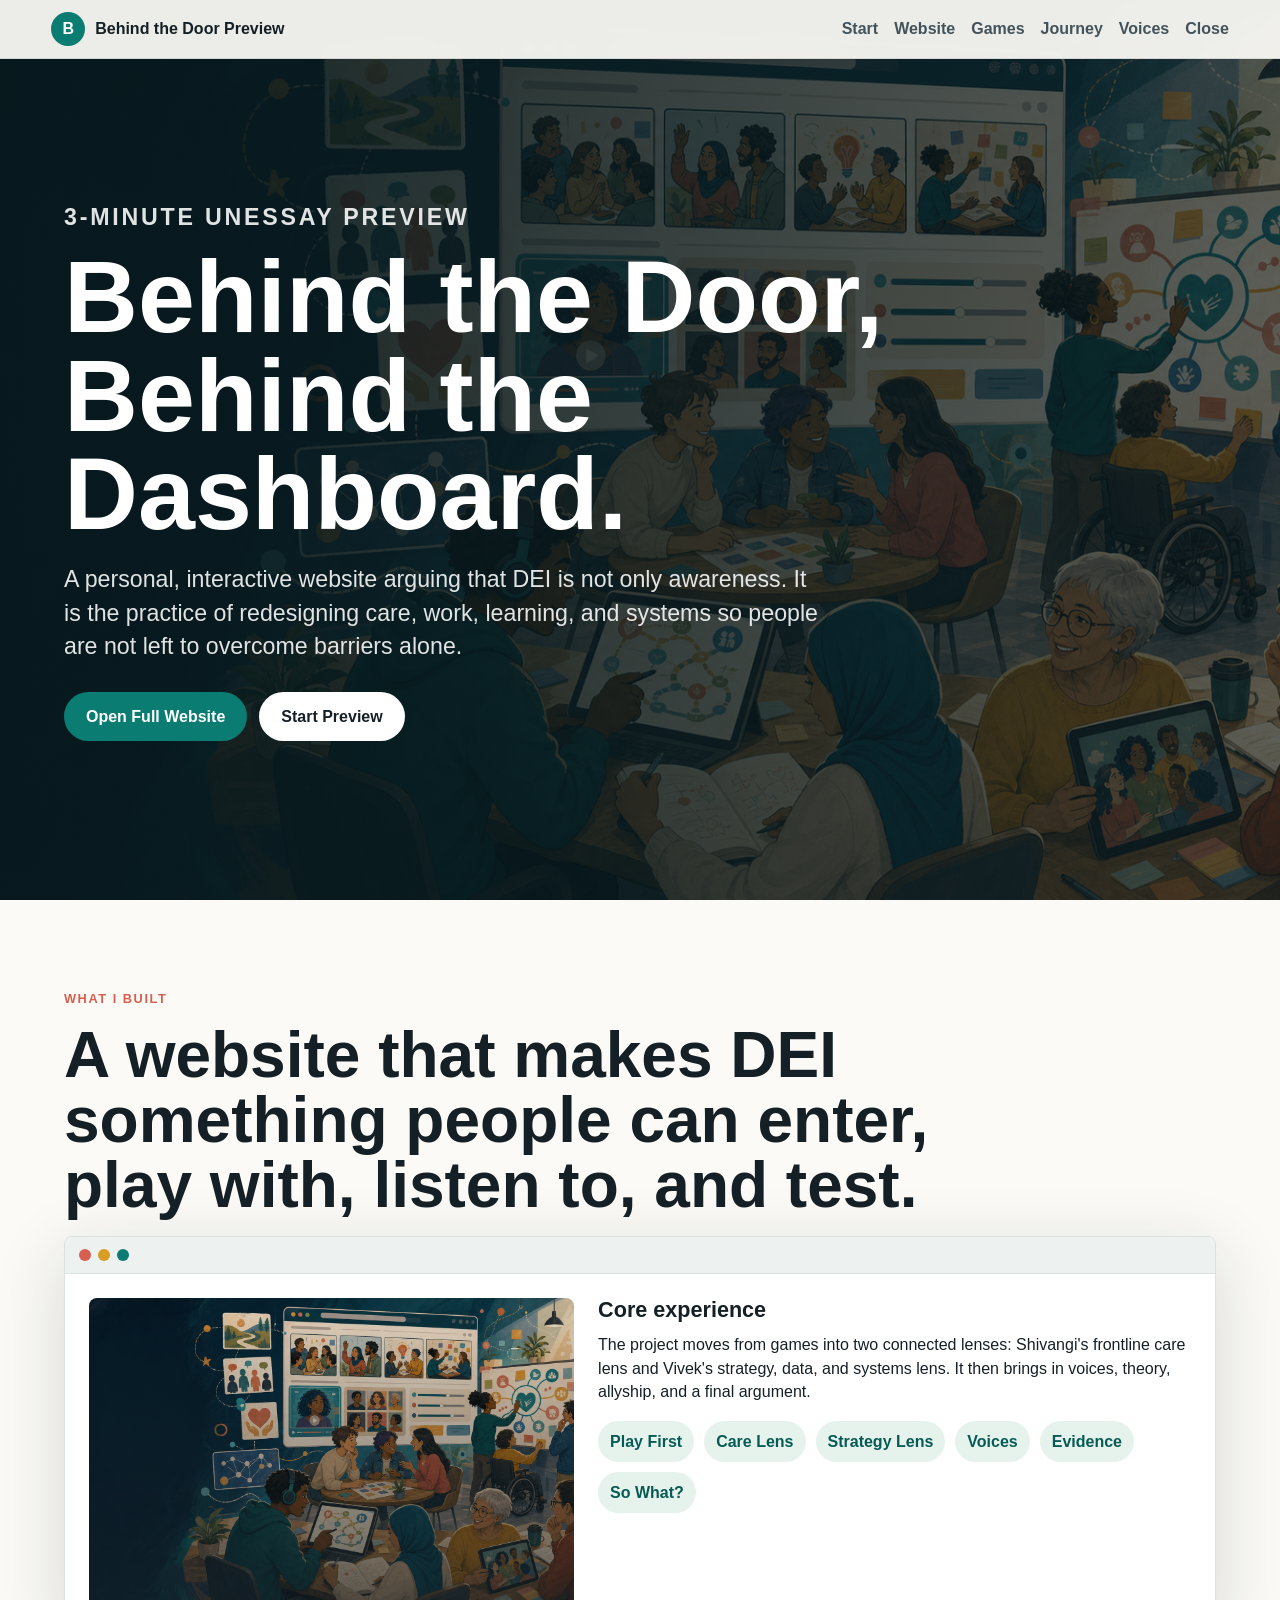
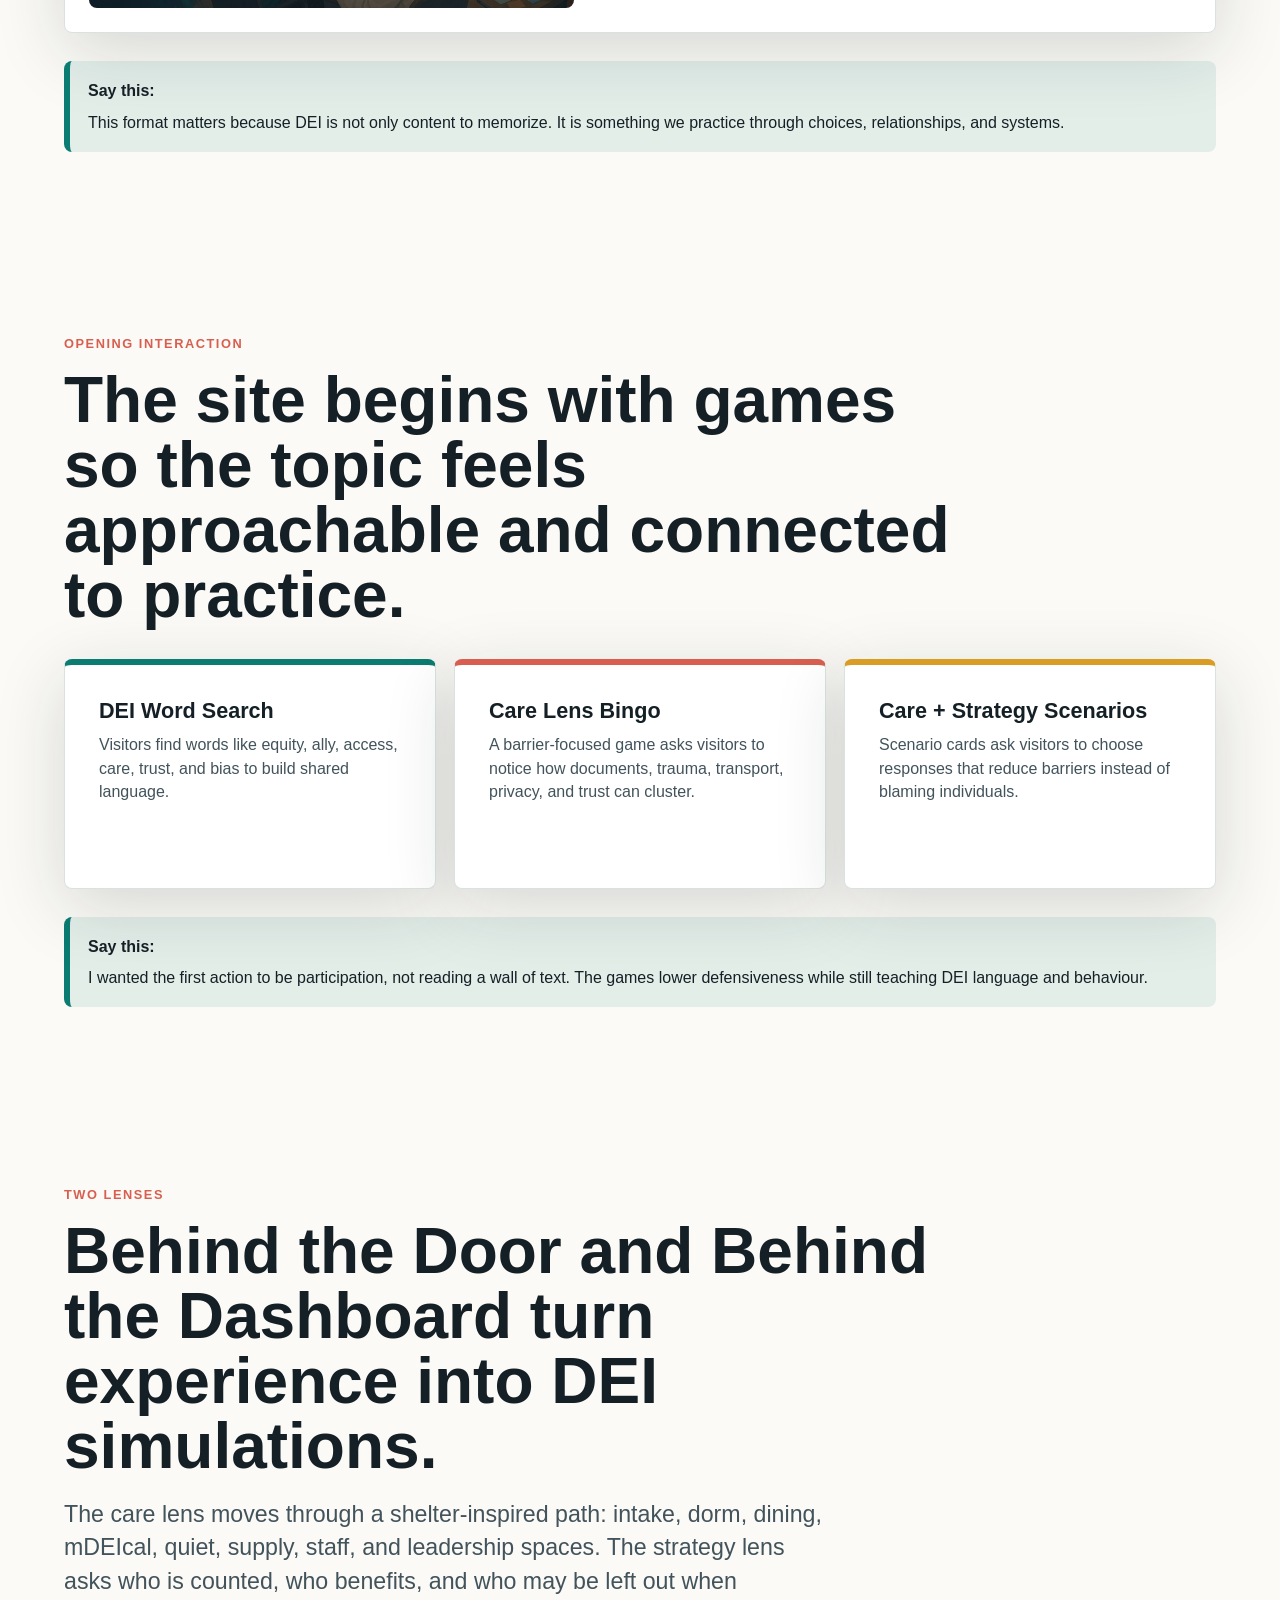
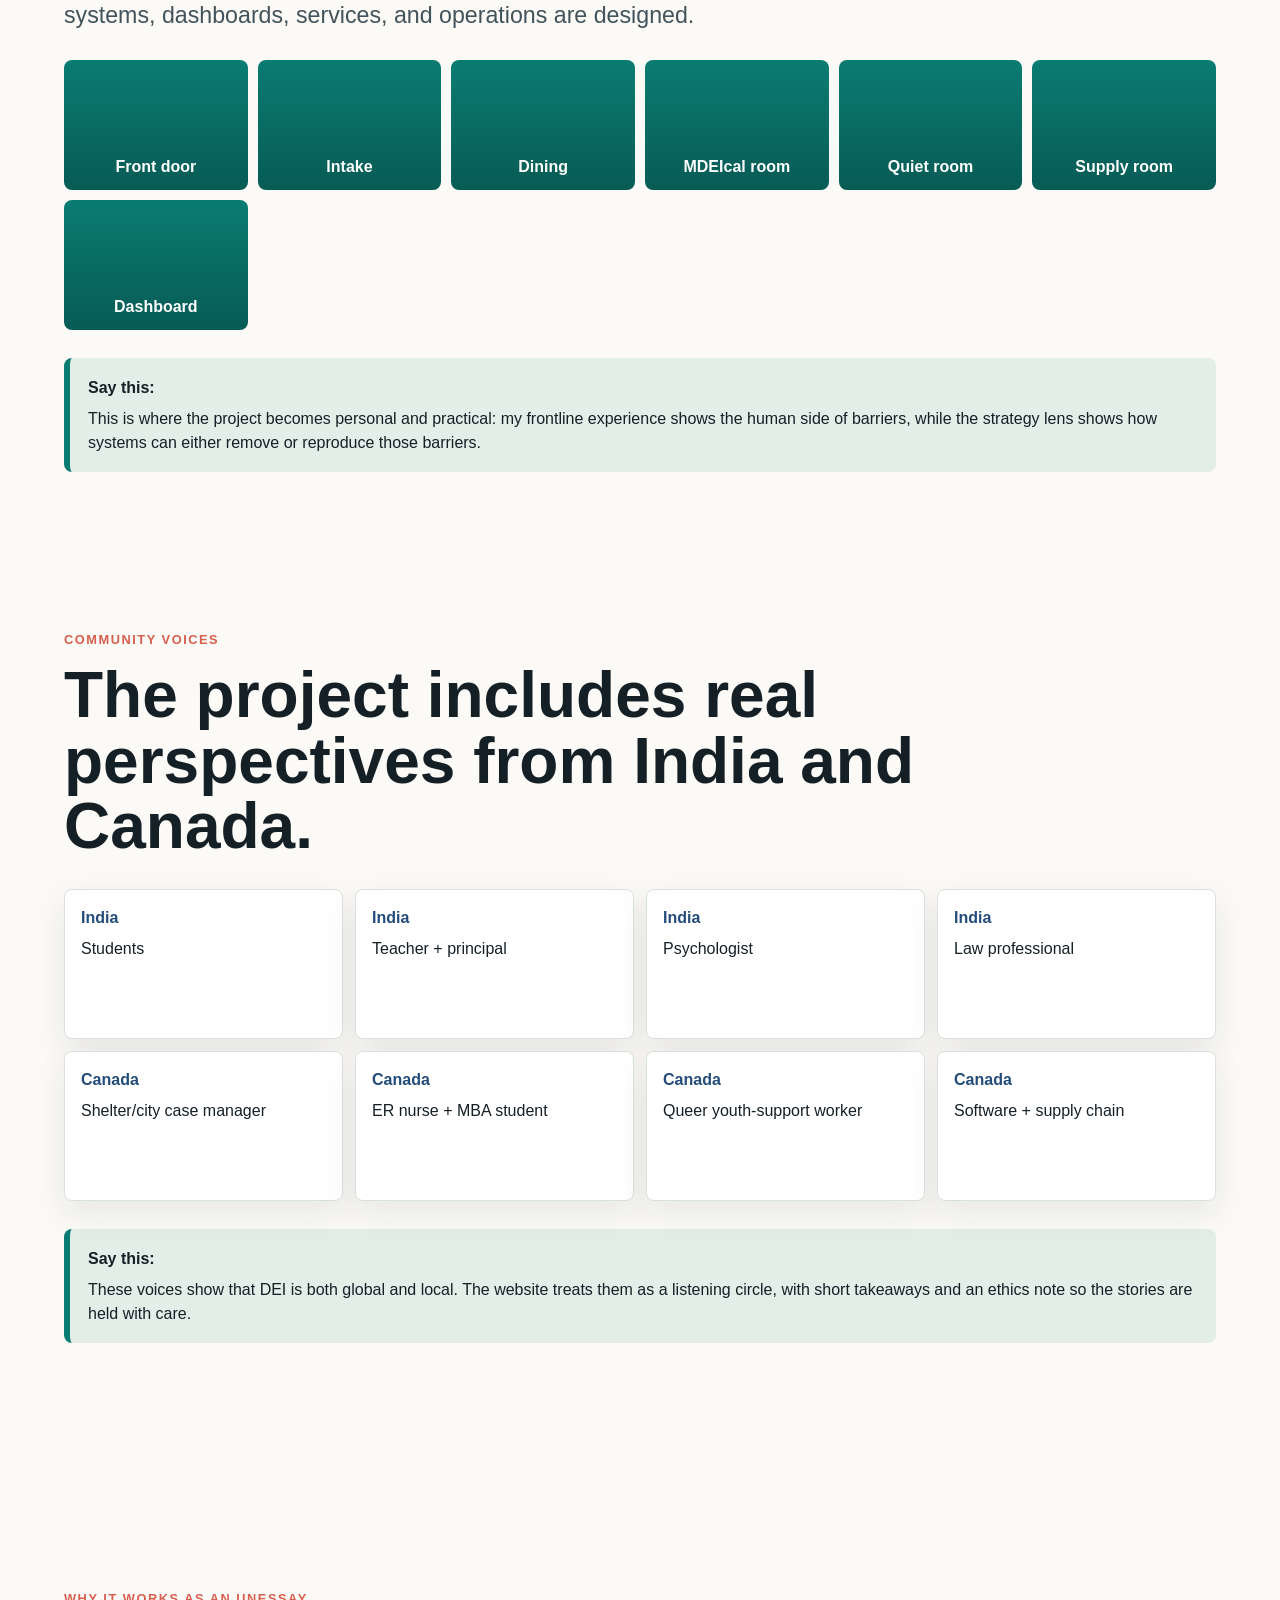
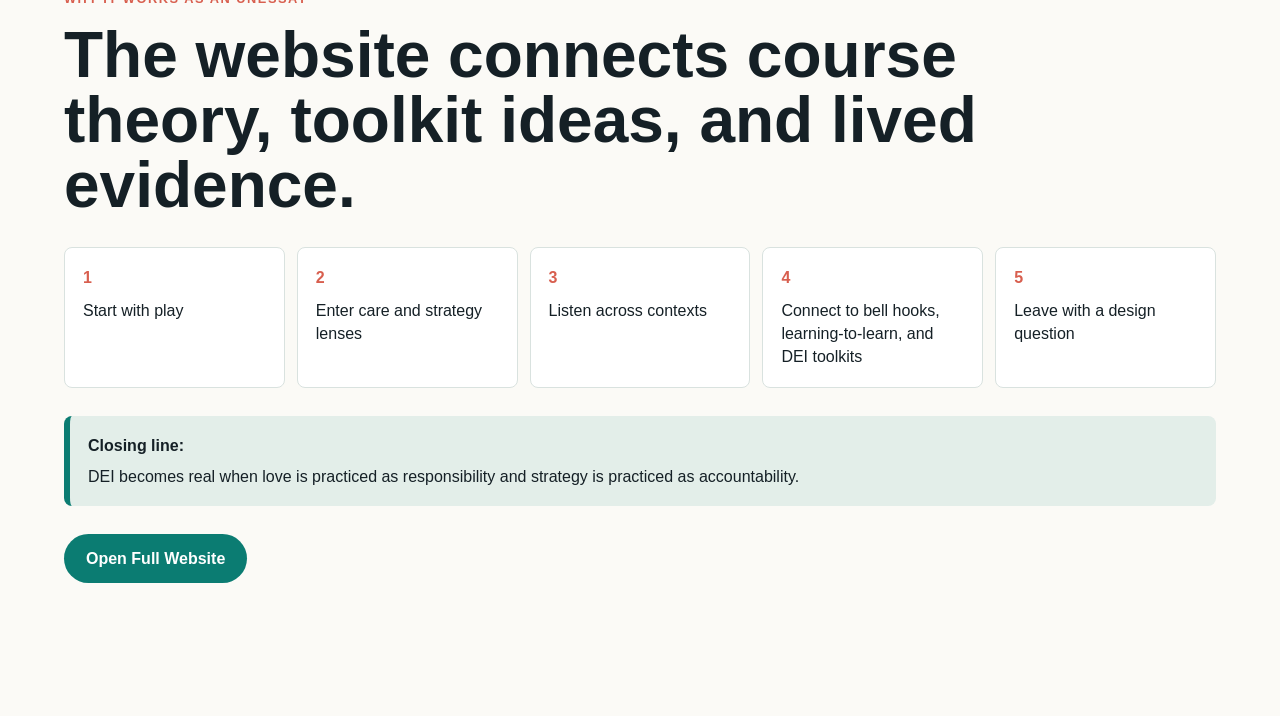
<file: preview.html>
<!doctype html>
<html lang="en">
  <head>
    <meta charset="utf-8">
    <meta name="viewport" content="width=device-width, initial-scale=1">
    <title>Behind the Door - 3 Minute Preview</title>
    <style>
      :root {
        --ink: #152026;
        --soft: #42535b;
        --paper: #fbfaf6;
        --mint: #e6f3ed;
        --teal: #0b7c72;
        --teal-dark: #075b55;
        --coral: #d85f4f;
        --gold: #d99d26;
        --blue: #244c7a;
        --white: #fff;
        --line: #d9e2df;
        --shadow: 0 18px 70px rgba(21, 32, 38, 0.16);
      }

      * {
        box-sizing: border-box;
      }

      html {
        scroll-behavior: smooth;
      }

      body {
        margin: 0;
        color: var(--ink);
        background: var(--paper);
        font-family: Arial, Helvetica, sans-serif;
        line-height: 1.45;
      }

      a {
        color: inherit;
      }

      .deck-nav {
        position: fixed;
        top: 0;
        left: 0;
        right: 0;
        z-index: 10;
        display: flex;
        align-items: center;
        justify-content: space-between;
        gap: 18px;
        padding: 12px clamp(18px, 4vw, 56px);
        background: rgba(251, 250, 246, 0.94);
        border-bottom: 1px solid rgba(21, 32, 38, 0.1);
        backdrop-filter: blur(18px);
      }

      .brand {
        display: inline-flex;
        align-items: center;
        gap: 10px;
        font-weight: 900;
        text-decoration: none;
      }

      .brand span:first-child {
        display: grid;
        place-items: center;
        width: 34px;
        height: 34px;
        border-radius: 50%;
        color: var(--white);
        background: var(--teal);
      }

      .deck-links {
        display: flex;
        flex-wrap: wrap;
        justify-content: flex-end;
        gap: 8px 16px;
        color: var(--soft);
        font-weight: 800;
      }

      .deck-links a {
        text-decoration: none;
      }

      main {
        scroll-snap-type: y mandatory;
      }

      .slide {
        min-height: 100vh;
        scroll-snap-align: start;
        display: grid;
        align-items: center;
        padding: 86px clamp(22px, 5vw, 72px) 44px;
      }

      .hero {
        position: relative;
        overflow: hidden;
        color: var(--white);
        background: var(--ink);
      }

      .hero img {
        position: absolute;
        inset: 0;
        width: 100%;
        height: 100%;
        object-fit: cover;
        opacity: 0.56;
      }

      .hero::after {
        content: "";
        position: absolute;
        inset: 0;
        background: linear-gradient(90deg, rgba(7, 25, 29, 0.95), rgba(7, 25, 29, 0.4));
      }

      .hero-content,
      .slide-inner {
        position: relative;
        z-index: 1;
      }

      .hero-content {
        max-width: 900px;
      }

      .eyebrow {
        margin: 0 0 14px;
        color: var(--coral);
        font-size: 0.8rem;
        font-weight: 900;
        letter-spacing: 0.12em;
        text-transform: uppercase;
      }

      h1,
      h2,
      h3,
      p {
        margin-top: 0;
      }

      h1 {
        max-width: 840px;
        margin-bottom: 20px;
        font-size: clamp(3.1rem, 8vw, 7.4rem);
        line-height: 0.96;
        letter-spacing: 0;
      }

      h2 {
        max-width: 920px;
        margin-bottom: 18px;
        font-size: clamp(2.3rem, 5vw, 5rem);
        line-height: 1.02;
        letter-spacing: 0;
      }

      h3 {
        margin-bottom: 10px;
        font-size: 1.35rem;
        line-height: 1.15;
      }

      .hero p,
      .lead {
        max-width: 760px;
        color: rgba(255, 255, 255, 0.88);
        font-size: clamp(1.15rem, 2vw, 1.45rem);
      }

      .slide:not(.hero) .lead {
        color: var(--soft);
      }

      .button-row {
        display: flex;
        flex-wrap: wrap;
        gap: 12px;
        margin-top: 28px;
      }

      .button {
        min-height: 48px;
        padding: 13px 22px;
        border-radius: 999px;
        color: var(--white);
        background: var(--teal);
        text-decoration: none;
        font-weight: 900;
      }

      .button.secondary {
        color: var(--ink);
        background: var(--white);
      }

      .grid {
        display: grid;
        grid-template-columns: repeat(3, minmax(0, 1fr));
        gap: 18px;
        margin-top: 30px;
      }

      .grid.two {
        grid-template-columns: repeat(2, minmax(0, 1fr));
      }

      .card {
        min-height: 230px;
        padding: clamp(22px, 3vw, 34px);
        border-radius: 8px;
        background: var(--white);
        border: 1px solid var(--line);
        border-top: 6px solid var(--teal);
        box-shadow: var(--shadow);
      }

      .card:nth-child(2n) {
        border-top-color: var(--coral);
      }

      .card:nth-child(3n) {
        border-top-color: var(--gold);
      }

      .card p {
        margin-bottom: 0;
        color: var(--soft);
      }

      .mock-browser {
        overflow: hidden;
        border-radius: 8px;
        background: var(--white);
        border: 1px solid var(--line);
        box-shadow: var(--shadow);
      }

      .browser-bar {
        display: flex;
        gap: 7px;
        padding: 12px 14px;
        background: #edf1ef;
        border-bottom: 1px solid var(--line);
      }

      .browser-bar span {
        width: 12px;
        height: 12px;
        border-radius: 50%;
        background: var(--coral);
      }

      .browser-bar span:nth-child(2) {
        background: var(--gold);
      }

      .browser-bar span:nth-child(3) {
        background: var(--teal);
      }

      .browser-body {
        display: grid;
        grid-template-columns: minmax(0, 0.9fr) minmax(0, 1.1fr);
        gap: 24px;
        padding: 24px;
      }

      .mini-hero {
        min-height: 310px;
        border-radius: 8px;
        background: linear-gradient(180deg, rgba(21, 32, 38, 0.1), rgba(21, 32, 38, 0.68)), url("assets/unessay-hero.png") center / cover;
      }

      .pill-list {
        display: flex;
        flex-wrap: wrap;
        gap: 10px;
        margin-top: 18px;
      }

      .pill-list span {
        padding: 9px 12px;
        border-radius: 999px;
        color: var(--teal-dark);
        background: var(--mint);
        font-weight: 900;
      }

      .door-strip {
        display: grid;
        grid-template-columns: repeat(6, minmax(0, 1fr));
        gap: 10px;
        margin-top: 28px;
      }

      .door {
        display: grid;
        place-items: end center;
        min-height: 130px;
        padding: 12px;
        border-radius: 8px;
        color: var(--white);
        background: linear-gradient(180deg, var(--teal), var(--teal-dark));
        font-weight: 900;
        text-align: center;
      }

      .voice-row {
        display: grid;
        grid-template-columns: repeat(4, minmax(0, 1fr));
        gap: 12px;
        margin-top: 30px;
      }

      .voice {
        min-height: 150px;
        padding: 16px;
        border-radius: 8px;
        background: var(--white);
        border: 1px solid var(--line);
        box-shadow: 0 12px 34px rgba(21, 32, 38, 0.09);
      }

      .voice strong {
        display: block;
        margin-bottom: 8px;
        color: var(--blue);
      }

      .speaker-note {
        margin-top: 28px;
        padding: 18px;
        border-radius: 8px;
        background: rgba(11, 124, 114, 0.1);
        border-left: 6px solid var(--teal);
      }

      .speaker-note strong {
        display: block;
        margin-bottom: 8px;
      }

      .timeline {
        display: grid;
        grid-template-columns: repeat(5, minmax(0, 1fr));
        gap: 12px;
        margin-top: 28px;
      }

      .step {
        min-height: 140px;
        padding: 18px;
        border-radius: 8px;
        background: var(--white);
        border: 1px solid var(--line);
      }

      .step span {
        display: block;
        margin-bottom: 10px;
        color: var(--coral);
        font-weight: 900;
      }

      @mDEIa (max-width: 900px) {
        .deck-nav {
          align-items: flex-start;
          flex-direction: column;
        }

        .grid,
        .grid.two,
        .browser-body,
        .door-strip,
        .voice-row,
        .timeline {
          grid-template-columns: 1fr;
        }

        .slide {
          min-height: auto;
        }
      }
    </style>
  </head>
  <body>
    <header class="deck-nav">
      <a class="brand" href="#slide-1"><span>B</span><strong>Behind the Door Preview</strong></a>
      <nav class="deck-links" aria-label="Preview slides">
        <a href="#slide-1">Start</a>
        <a href="#slide-2">Website</a>
        <a href="#slide-3">Games</a>
        <a href="#slide-4">Journey</a>
        <a href="#slide-5">Voices</a>
        <a href="#slide-6">Close</a>
      </nav>
    </header>

    <main>
      <section class="slide hero" id="slide-1">
        <img src="assets/unessay-hero.png" alt="Illustrated DEI learning space with diverse people, comics, and mind maps">
        <div class="hero-content">
          <p class="eyebrow">3-minute unessay preview</p>
          <h1>Behind the Door, Behind the Dashboard.</h1>
          <p>A personal, interactive website arguing that DEI is not only awareness. It is the practice of redesigning care, work, learning, and systems so people are not left to overcome barriers alone.</p>
          <div class="button-row">
            <a class="button" href="index.html">Open Full Website</a>
            <a class="button secondary" href="#slide-2">Start Preview</a>
          </div>
        </div>
      </section>

      <section class="slide" id="slide-2">
        <div class="slide-inner">
          <p class="eyebrow">What I built</p>
          <h2>A website that makes DEI something people can enter, play with, listen to, and test.</h2>
          <div class="mock-browser" aria-label="Mock website preview">
            <div class="browser-bar"><span></span><span></span><span></span></div>
            <div class="browser-body">
              <div class="mini-hero"></div>
              <div>
                <h3>Core experience</h3>
                <p>The project moves from games into two connected lenses: Shivangi's frontline care lens and Vivek's strategy, data, and systems lens. It then brings in voices, theory, allyship, and a final argument.</p>
                <div class="pill-list">
                  <span>Play First</span>
                  <span>Care Lens</span>
                  <span>Strategy Lens</span>
                  <span>Voices</span>
                  <span>Evidence</span>
                  <span>So What?</span>
                </div>
              </div>
            </div>
          </div>
          <div class="speaker-note">
            <strong>Say this:</strong>
            This format matters because DEI is not only content to memorize. It is something we practice through choices, relationships, and systems.
          </div>
        </div>
      </section>

      <section class="slide" id="slide-3">
        <div class="slide-inner">
          <p class="eyebrow">Opening interaction</p>
          <h2>The site begins with games so the topic feels approachable and connected to practice.</h2>
          <div class="grid">
            <article class="card">
              <h3>DEI Word Search</h3>
              <p>Visitors find words like equity, ally, access, care, trust, and bias to build shared language.</p>
            </article>
            <article class="card">
              <h3>Care Lens Bingo</h3>
              <p>A barrier-focused game asks visitors to notice how documents, trauma, transport, privacy, and trust can cluster.</p>
            </article>
            <article class="card">
              <h3>Care + Strategy Scenarios</h3>
              <p>Scenario cards ask visitors to choose responses that reduce barriers instead of blaming individuals.</p>
            </article>
          </div>
          <div class="speaker-note">
            <strong>Say this:</strong>
            I wanted the first action to be participation, not reading a wall of text. The games lower defensiveness while still teaching DEI language and behaviour.
          </div>
        </div>
      </section>

      <section class="slide" id="slide-4">
        <div class="slide-inner">
          <p class="eyebrow">Two lenses</p>
          <h2>Behind the Door and Behind the Dashboard turn experience into DEI simulations.</h2>
          <p class="lead">The care lens moves through a shelter-inspired path: intake, dorm, dining, mDEIcal, quiet, supply, staff, and leadership spaces. The strategy lens asks who is counted, who benefits, and who may be left out when systems, dashboards, services, and operations are designed.</p>
          <div class="door-strip" aria-label="Shelter doors">
            <div class="door">Front door</div>
            <div class="door">Intake</div>
            <div class="door">Dining</div>
            <div class="door">MDEIcal room</div>
            <div class="door">Quiet room</div>
            <div class="door">Supply room</div>
            <div class="door">Dashboard</div>
          </div>
          <div class="speaker-note">
            <strong>Say this:</strong>
            This is where the project becomes personal and practical: my frontline experience shows the human side of barriers, while the strategy lens shows how systems can either remove or reproduce those barriers.
          </div>
        </div>
      </section>

      <section class="slide" id="slide-5">
        <div class="slide-inner">
          <p class="eyebrow">Community voices</p>
          <h2>The project includes real perspectives from India and Canada.</h2>
          <div class="voice-row">
            <div class="voice"><strong>India</strong>Students</div>
            <div class="voice"><strong>India</strong>Teacher + principal</div>
            <div class="voice"><strong>India</strong>Psychologist</div>
            <div class="voice"><strong>India</strong>Law professional</div>
            <div class="voice"><strong>Canada</strong>Shelter/city case manager</div>
            <div class="voice"><strong>Canada</strong>ER nurse + MBA student</div>
            <div class="voice"><strong>Canada</strong>Queer youth-support worker</div>
            <div class="voice"><strong>Canada</strong>Software + supply chain</div>
          </div>
          <div class="speaker-note">
            <strong>Say this:</strong>
            These voices show that DEI is both global and local. The website treats them as a listening circle, with short takeaways and an ethics note so the stories are held with care.
          </div>
        </div>
      </section>

      <section class="slide" id="slide-6">
        <div class="slide-inner">
          <p class="eyebrow">Why it works as an unessay</p>
          <h2>The website connects course theory, toolkit ideas, and lived evidence.</h2>
          <div class="timeline">
            <div class="step"><span>1</span>Start with play</div>
            <div class="step"><span>2</span>Enter care and strategy lenses</div>
            <div class="step"><span>3</span>Listen across contexts</div>
            <div class="step"><span>4</span>Connect to bell hooks, learning-to-learn, and DEI toolkits</div>
            <div class="step"><span>5</span>Leave with a design question</div>
          </div>
          <div class="speaker-note">
            <strong>Closing line:</strong>
            DEI becomes real when love is practiced as responsibility and strategy is practiced as accountability.
          </div>
          <div class="button-row">
            <a class="button" href="index.html">Open Full Website</a>
          </div>
        </div>
      </section>
    </main>
  </body>
</html>
</file>
